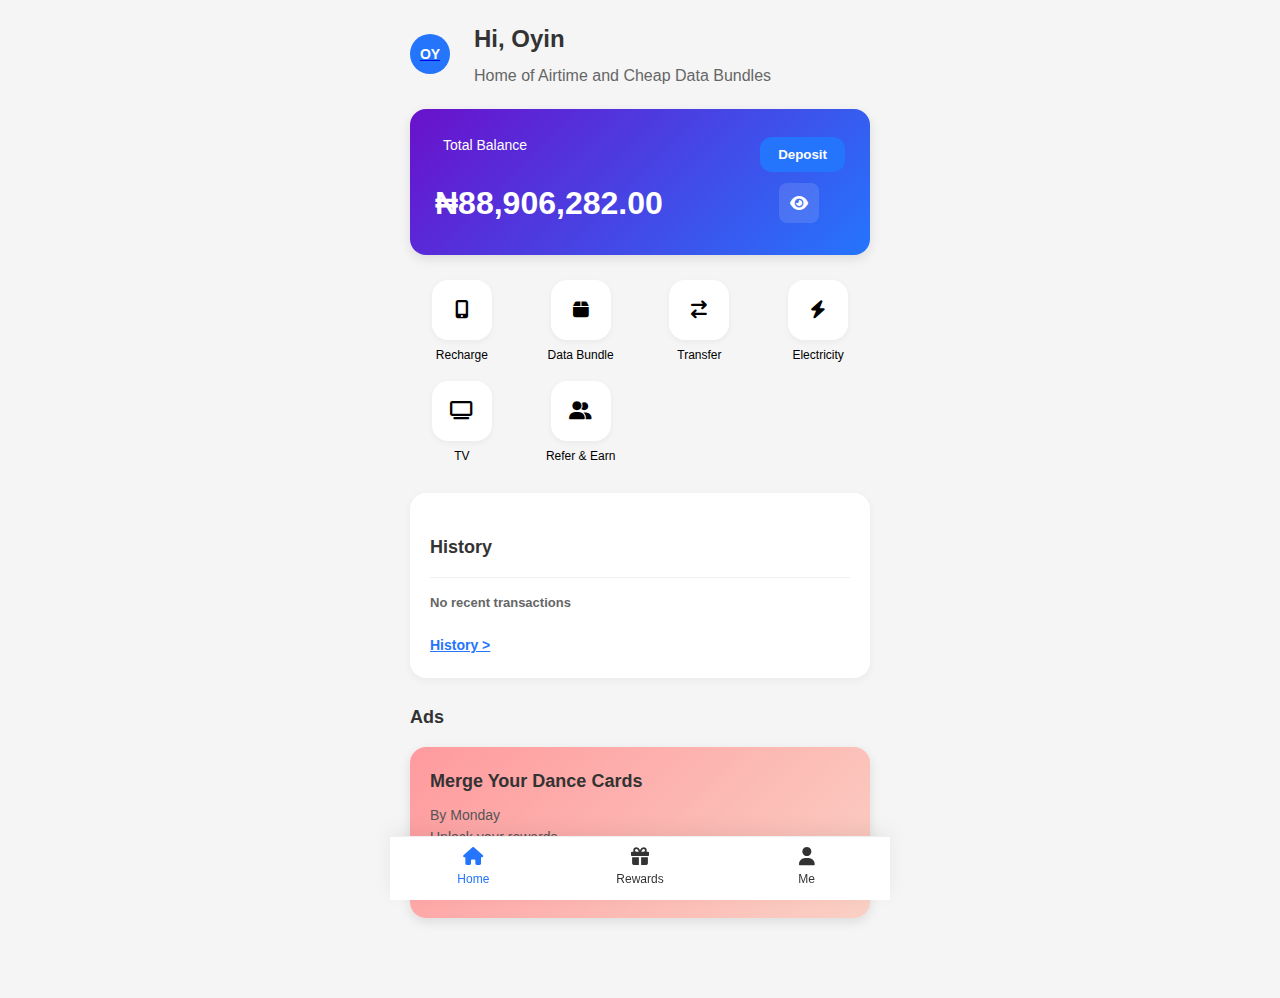
<file: app.html>
<!DOCTYPE html>
<html lang="en">
<head>
    <meta charset="UTF-8">
    <meta name="viewport" content="width=device-width, initial-scale=1.0">
    <title>WaLoad</title>
    <link rel="stylesheet" href="css/styles.css">
    <link rel="stylesheet" href="https://cdnjs.cloudflare.com/ajax/libs/font-awesome/6.4.0/css/all.min.css">
</head>
<body>
    <div class="header">
    <a href="features/profile.html"><div class="avatar-small" id="headerAvatar">OY</div></a>
        <div>
            <div class="greeting" id="headerGreeting">Hi, Oyin</div>
            <div class="subtitle">Home of Airtime and Cheap Data Bundles</div>
        </div>
    </div>
    
    <div class="balance-card">
        <div class="balance-label">
            <span>Total Balance</span>
        </div>
            <div class="balance-row">
                <div class="balance-amount" id="balanceAmount" data-amount="₦88,906,282.00" style="margin-top: 12px;">₦88,906,282.00</div>
                <ol>
                    <li> <button id="depositBtn" class="btn" style="margin-left: -19px; margin-top: -9px">Deposit</button> </li>
                    <br>
                    <li>
                        <button class="balance-toggle" id="balanceToggle" aria-pressed="false" aria-label="Hide balance" title="Hide balance" style="margin-top: -15px;">
                           <i class="fa-solid fa-eye" aria-hidden="true"></i>
                        </button>
                    </li>
                </ol>
                
                
            </div>
    </div>

    <div class="services-grid">
        <div class="service-item">
            <button class="service-btn" id="serviceRecharge" aria-label="Recharge">
                <div class="service-icon"><i class="fa-solid fa-mobile-screen-button" aria-hidden="true"></i></div>
                <div class="service-label">Recharge</div>
            </button>
        </div>
        <div class="service-item">
            <button class="service-btn" id="serviceData" aria-label="Buy data bundle">
                <div class="service-icon"><i class="fa-solid fa-box" aria-hidden="true"></i></div>
                <div class="service-label">Data Bundle</div>
            </button>
        </div>
        <div class="service-item">
            <button class="service-btn service-transfer" id="serviceTransfer" aria-label="Transfer money">
                <div class="service-icon"><i class="fa-solid fa-arrow-right-arrow-left" aria-hidden="true"></i></div>
                <div class="service-label">Transfer</div>
            </button>
        </div>
        <div class="service-item">
            <button class="service-btn" id="serviceElectricity" aria-label="Pay electricity">
                <div class="service-icon"><i class="fa-solid fa-bolt" aria-hidden="true"></i></div>
                <div class="service-label">Electricity</div>
            </button>
        </div>
        <div class="service-item">
            <button class="service-btn" id="serviceTV" aria-label="Pay TV subscription">
                <div class="service-icon"><i class="fa-solid fa-tv" aria-hidden="true"></i></div>
                <div class="service-label">TV</div>
            </button>
        </div>
        <div class="service-item">
            <button class="service-btn" id="serviceRefer" aria-label="Refer and earn">
                <div class="service-icon"><i class="fa-solid fa-user-group" aria-hidden="true"></i></div>
                <div class="service-label">Refer & Earn</div>
            </button>
        </div>
    </div>
    <div class="money-transfer">
        <div class="section-title">History</div>
        <div id="historyPreview">
            <div class="history-preview-list" aria-live="polite">
                <!-- Recent transactions will be injected here -->
            </div>
            <a href="features/history.html" class="history-link">History &gt;</a>
        </div>
    </div>
    
    <div class="section-title">Ads</div>
    <div class="promo-card">
        <div class="promo-title">Merge Your Dance Cards</div>
        <div class="promo-subtitle">By Monday<br>Unlock your rewards</div>
        <button class="promo-button">Join Now</button>
    </div>
    
    <!-- Fixed bottom navigation -->
    <nav class="bottom-nav" role="navigation" aria-label="Bottom Navigation">
        <a href="#" class="nav-btn active">
            <i class="fa-solid fa-house" aria-hidden="true"></i>
            <span>Home</span>
        </a>
        <!-- Finance button removed per request -->
        <a href="features/rewards.html" class="nav-btn">
            <i class="fa-solid fa-gift" aria-hidden="true"></i>
            <span>Rewards</span>
        </a>
        <a href="features/profile.html" class="nav-btn">
            <i class="fa-solid fa-user" aria-hidden="true"></i>
            <span>Me</span>
        </a>
    </nav>
    <!-- Transaction Modal -->
    <div class="modal-backdrop" id="transactionModalBackdrop" role="dialog" aria-hidden="true">
        <div class="modal" role="document" aria-labelledby="txTitle">
            <h3 id="txTitle">Deposit</h3>
            <div class="modal-row">
                <label for="txAmount" class="small">Amount (NGN)</label>
                <input id="txAmount" type="number" min="0" step="0.01" placeholder="0.00">
                <div id="txAmountReadonly" class="amount-readonly hidden" aria-hidden="true"></div>
            </div>
                <div class="modal-row hidden" id="txNetworkRow">
                    <label for="txNetwork" class="small">Network</label>
                    <select id="txNetwork">
                        <option value="">-- Select network --</option>
                        <option value="mtn">MTN</option>
                        <option value="glo">GLO</option>
                        <option value="airtel">Airtel</option>
                        <option value="9mobile">9mobile</option>
                    </select>
                </div>
                <div class="modal-row hidden" id="txRecipientRow">
                    <label for="txRecipient" class="small">Recipient (Phone or Account)</label>
                    <input id="txRecipient" type="text" placeholder="e.g. +2348010000000">
                </div>
                <div class="modal-row hidden" id="txBundleRow">
                    <label for="txBundle" class="small">Choose Bundle / Bouquet</label>
                    <select id="txBundle">
                        <option value="">-- Select --</option>
                        <!-- Options will be populated dynamically according to mode (data or tv) -->
                    </select>
                </div>
                <div class="modal-row" id="txErrorRow" style="display:none;">
                    <div id="txError" class="small" style="color:#c0392b;"></div>
                </div>
            <div class="modal-actions">
                <button id="txCancel" class="btn secondary">Cancel</button>
                <button id="txSubmit" class="btn">Submit</button>
            </div>
        </div>
    </div>

    <!-- Confirm modal for transactions -->
    <div class="modal-backdrop" id="confirmModalBackdrop" role="dialog" aria-hidden="true">
        <div class="modal" role="document" aria-labelledby="confirmTitle">
            <h3 id="confirmTitle">Confirm Transaction</h3>
            <div class="modal-row" id="confirmDetails"></div>
            <div class="modal-actions">
                <button id="confirmCancel" class="btn secondary">Cancel</button>
                <button id="confirmOk" class="btn">Confirm</button>
            </div>
        </div>
    </div>

    <!-- Referral modal -->
    <div class="modal-backdrop" id="referModalBackdrop" role="dialog" aria-hidden="true">
        <div class="modal" role="document" aria-labelledby="referTitle">
            <h3 id="referTitle">Refer & Earn</h3>
            <div class="modal-row">
                <p class="small">Share this referral code with friends — you both earn rewards.</p>
                <div style="display:flex;gap:8px;align-items:center;">
                    <div id="referCode" style="background:#f5f5f5;padding:8px 12px;border-radius:8px;font-weight:700;">WALOAD-XXXXXX</div>
                    <button id="copyRefer" class="btn">Copy</button>
                </div>
            </div>
            <div class="modal-actions">
                <button id="referClose" class="btn">Close</button>
            </div>
        </div>
    </div>

    <!-- Toast container -->
    <div id="toastContainer" aria-live="polite" style="position:fixed;right:16px;bottom:90px;z-index:3000;pointer-events:none;"></div>

    <script src="js/script.js"></script>
</body>
</html>
</file>
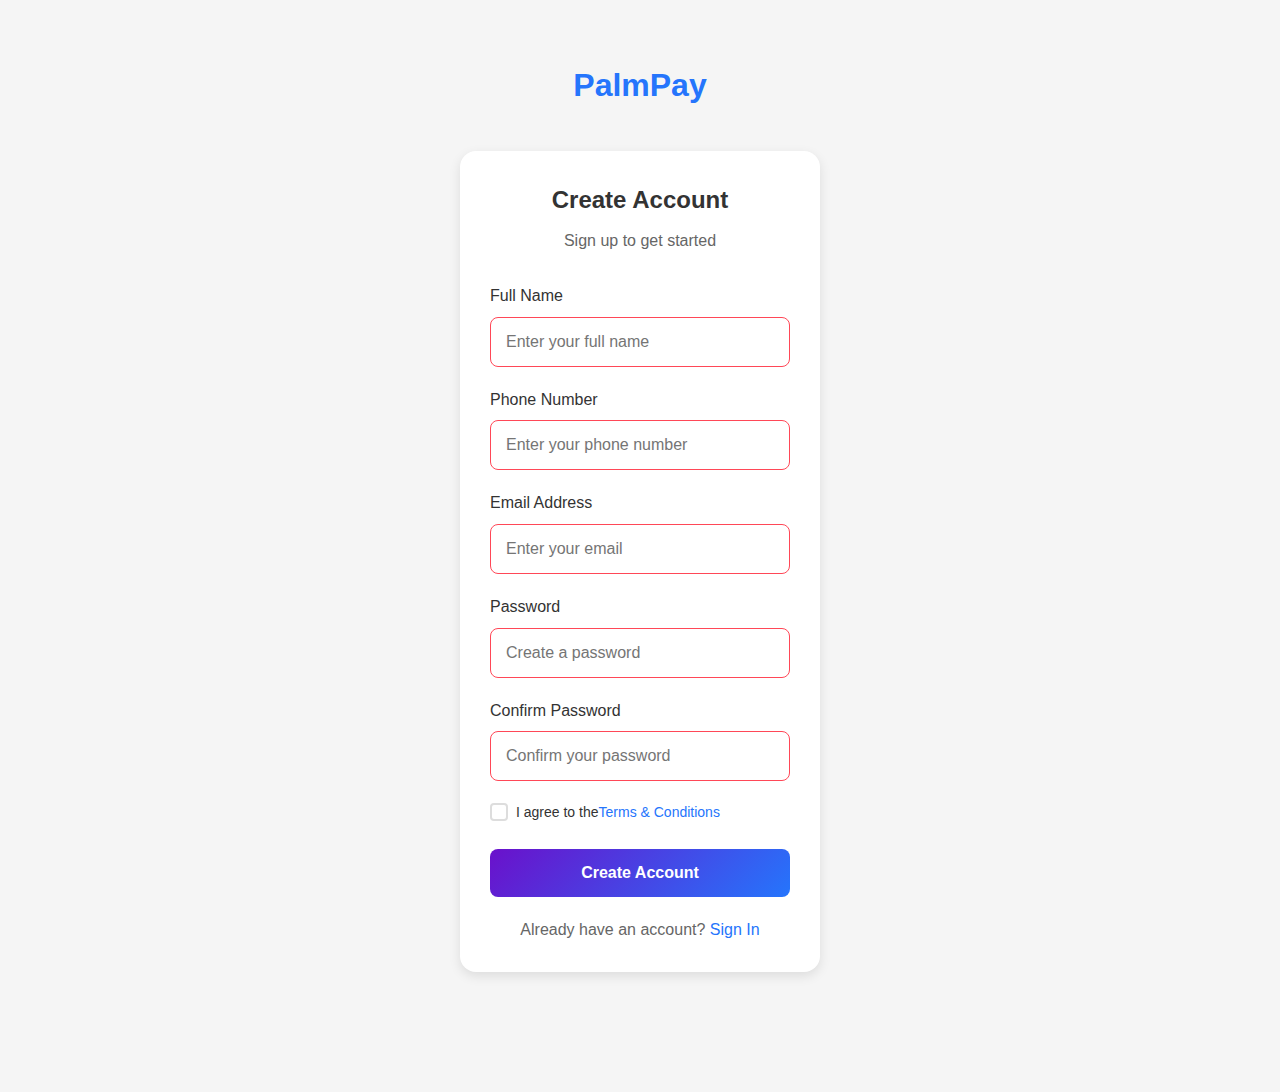
<file: register.html>
<!--This will be the register code spot-->
<!DOCTYPE html>
<html lang="en">
<head>
    <meta charset="UTF-8">
    <meta name="viewport" content="width=device-width, initial-scale=1.0">
    <title>PalmPay - Register</title>
    <link rel="stylesheet" href="css/styles.css">
</head>
<body>
    <div class="auth-container">
        <div class="logo">
            <h1>PalmPay</h1>
        </div>
        
        <div class="auth-card">
            <h2>Create Account</h2>
            <p class="auth-subtitle">Sign up to get started</p>
            
            <form class="auth-form">
                <div class="form-group">
                    <label for="fullname">Full Name</label>
                    <input type="text" id="fullname" placeholder="Enter your full name" required>
                </div>
                
                <div class="form-group">
                    <label for="phone">Phone Number</label>
                    <input type="tel" id="phone" placeholder="Enter your phone number" required>
                </div>
                
                <div class="form-group">
                    <label for="email">Email Address</label>
                    <input type="email" id="email" placeholder="Enter your email" required>
                </div>
                
                <div class="form-group">
                    <label for="password">Password</label>
                    <input type="password" id="password" placeholder="Create a password" required>
                </div>
                
                <div class="form-group">
                    <label for="confirm-password">Confirm Password</label>
                    <input type="password" id="confirm-password" placeholder="Confirm your password" required>
                </div>
                
                <div class="form-options">
                    <label class="checkbox">
                        <input type="checkbox" required>
                        <span class="checkmark"></span>
                        I agree to the <a href="#" class="inline-link">Terms & Conditions</a>
                    </label>
                </div>
                
                <button type="submit" class="auth-button">Create Account</button>
            </form>
            
            <div class="auth-footer">
                <p>Already have an account? <a href="index.html">Sign In</a></p>
            </div>
        </div>
    </div>
</body>
</html>
</file>
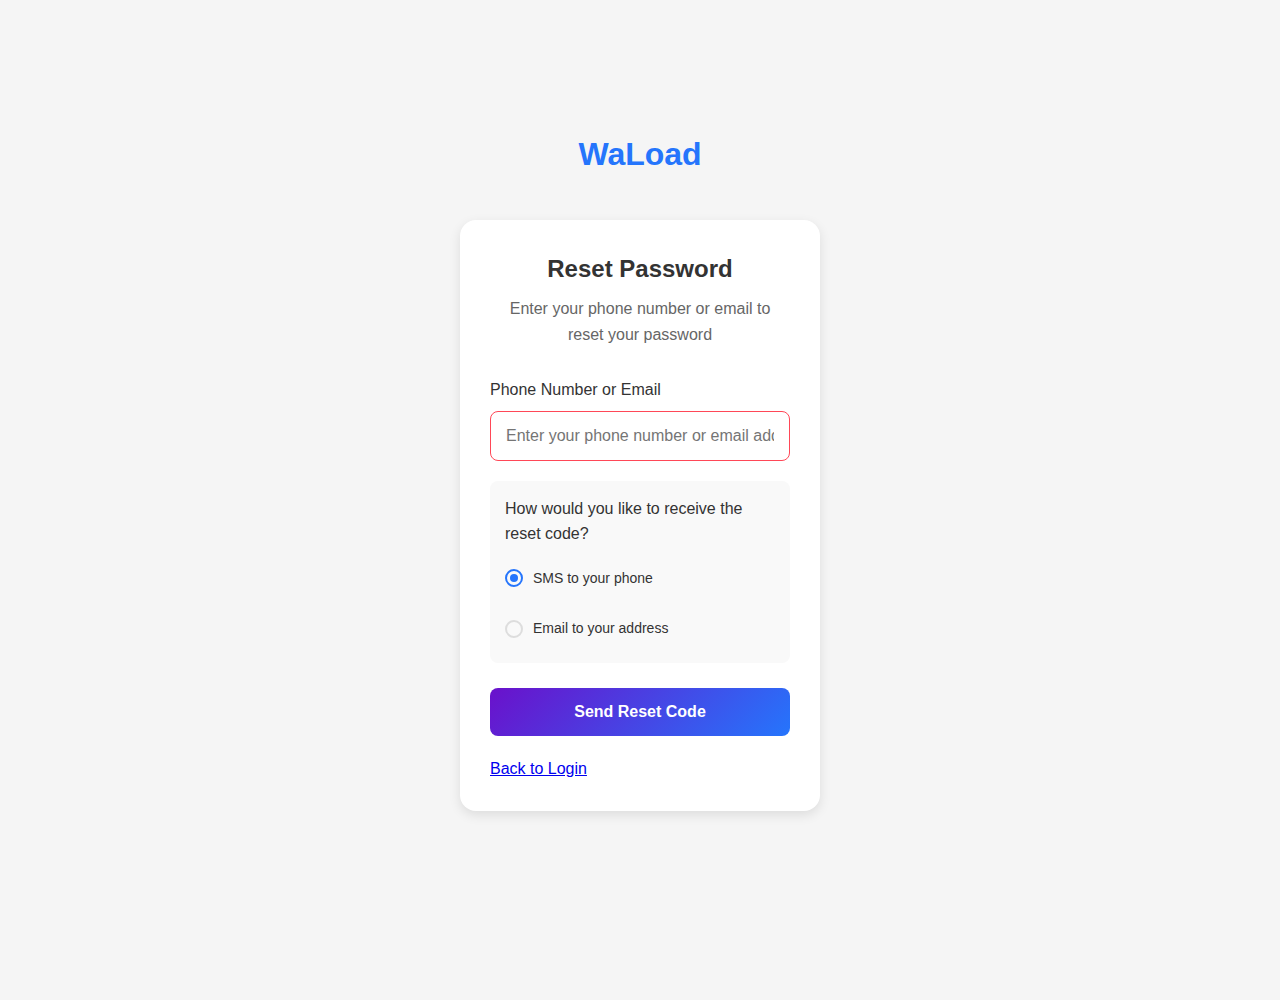
<file: features/forgot-password.html>
<!--Forgot password section-->
<!DOCTYPE html>
<html lang="en">
<head>
    <meta charset="UTF-8">
    <meta name="viewport" content="width=device-width, initial-scale=1.0">
    <title>WaLoad - Forgot Password</title>
    <link rel="stylesheet" href="../css/styles.css">
</head>
<body>
    <div class="auth-container">
        <div class="logo">
            <h1>WaLoad</h1>
        </div>
        
        <div class="auth-card">
            <h2>Reset Password</h2>
            <p class="auth-subtitle">Enter your phone number or email to reset your password</p>
            
            <form class="auth-form">
                <div class="form-group">
                    <label for="phone-or-email">Phone Number or Email</label>
                    <input type="text" id="phone-or-email" placeholder="Enter your phone number or email address" required>
                </div>
                
                <div class="method-selector">
                    <p class="method-label">How would you like to receive the reset code?</p>
                    <div class="method-options">
                        <label class="radio-option">
                            <input type="radio" name="method" value="sms" checked>
                            <span class="radio-checkmark"></span>
                            SMS to your phone
                        </label>
                        <label class="radio-option">
                            <input type="radio" name="method" value="email">
                            <span class="radio-checkmark"></span>
                            Email to your address
                        </label>
                    </div>
                </div>
                
                <button type="submit" class="auth-button">Send Reset Code</button>
            </form>
            
            <div class="back-to-login">
                <a href="../index.html" class="back-link">Back to Login</a>
            </div>
        </div>
    </div>
</body>
</html>
</file>
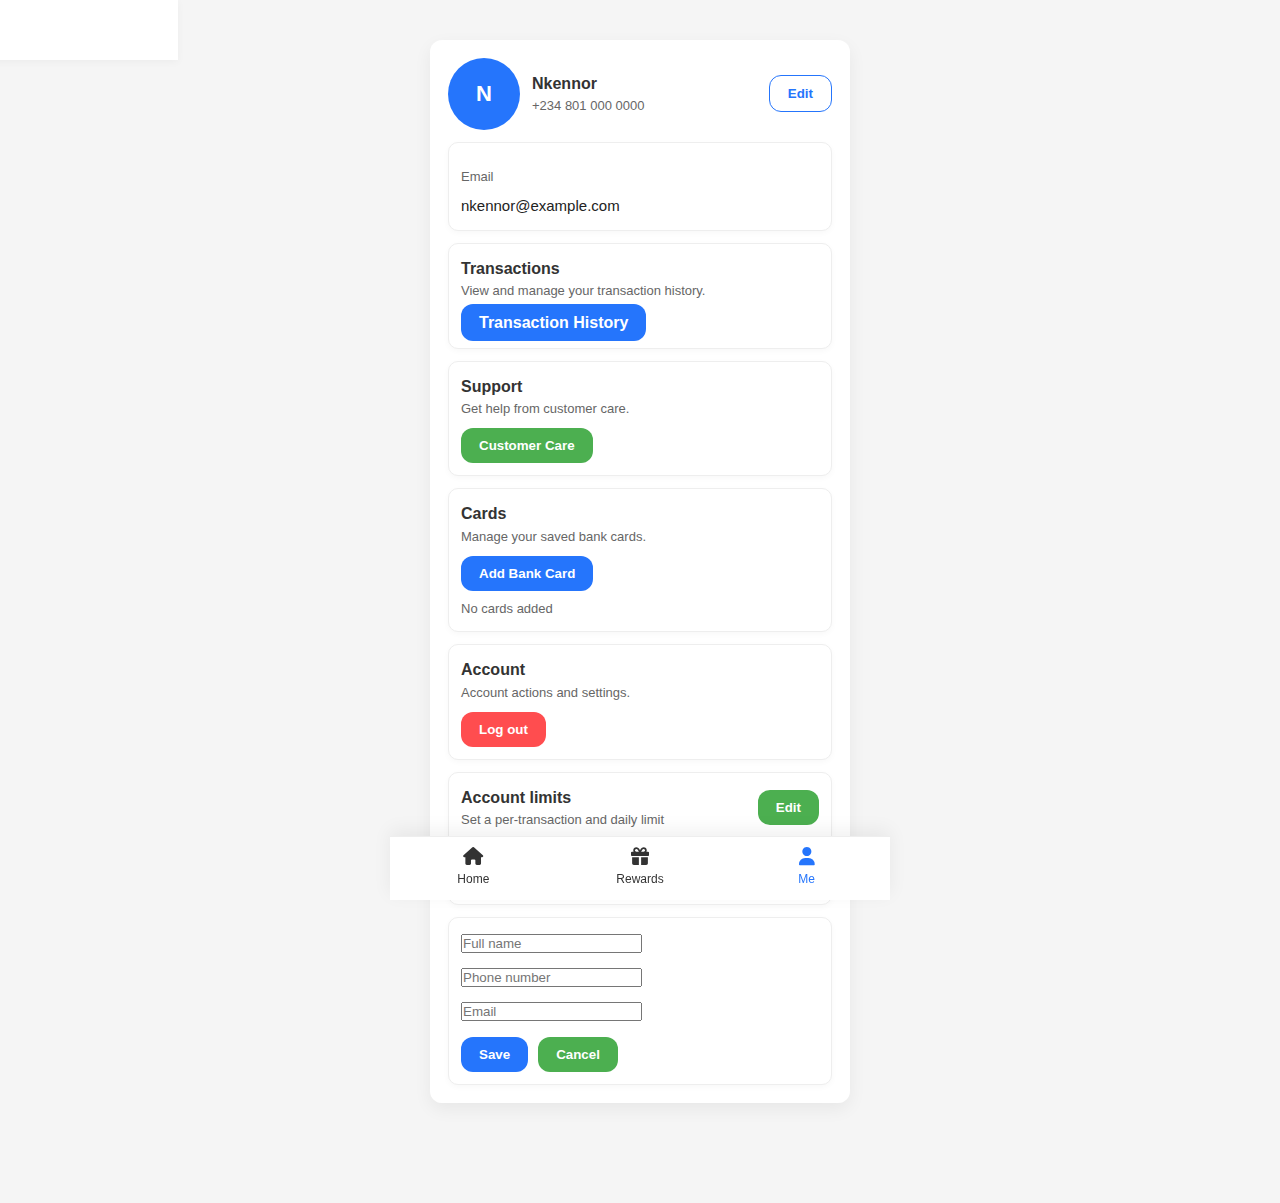
<file: features/profile.html>
<!DOCTYPE html>
<html lang="en">
<head>
    <meta charset="utf-8">
    <meta name="viewport" content="width=device-width, initial-scale=1">
    <title>Profile - vtu</title>
    <link rel="stylesheet" href="../css/styles.css">
    <link rel="stylesheet" href="https://cdnjs.cloudflare.com/ajax/libs/font-awesome/6.4.0/css/all.min.css">
</head>
<body>
    <div class="profile-container">
        <div class="history-header fixed-top">
            <a href="../index.html" class="nav-btn" aria-label="Back to home"><i class="fa-solid fa-arrow-left"></i></a>
            <h1 class="page-title">My Profile</h1>
        </div>

        <div style="height:var(--topbar-height)"></div>

        <div class="profile-card">
            <div class="profile-overview">
                <div class="profile-row">
                    <div>
                        <div class="avatar" id="avatar">NN</div>
                    </div>
                    <div class="flex-1">
                        <div class="row-between-centered">
                            <div>
                                <div class="strong" id="profileName">Nkennor</div>
                                <div class="small" id="profilePhone">+234 801 000 0000</div>
                            </div>
                            <div>
                                <button id="editBtn" class="btn outline-blue">Edit</button>
                            </div>
                        </div>
                    </div>
                </div>
            </div>

            <div class="profile-contact section">
                <div class="profile-field">
                    <label>Email</label>
                    <div class="value" id="profileEmail">nkennor@example.com</div>
                </div>
            </div>

            <div class="profile-transactions section" id="sectionTransactions">
                <div class="strong">Transactions</div>
                <div class="small">View and manage your transaction history.</div>
                <div style="margin-top:8px;"><a href="history.html" class="btn" id="historyLink">Transaction History</a></div>
            </div>

            <div class="profile-support section" id="sectionSupport">
                <div class="strong">Support</div>
                <div class="small">Get help from customer care.</div>
                <div style="margin-top:8px;"><button id="customerCare" class="btn secondary">Customer Care</button></div>
            </div>

            <div class="profile-cards section" id="sectionCards">
                <div class="strong">Cards</div>
                <div class="small">Manage your saved bank cards.</div>
                <div style="margin-top:8px;"><button id="addCardBtn" class="btn">Add Bank Card</button></div>
                <div class="card-list" id="cardList" style="margin-top:8px;"></div>
            </div>

            <div class="profile-account section" id="sectionAccount">
                <div class="strong">Account</div>
                <div class="small">Account actions and settings.</div>
                <div style="margin-top:8px;"><button id="logoutBtn" class="btn logout">Log out</button></div>
            </div>

            <div class="profile-limits section" id="limitsBox">
                <div class="row-between-centered">
                    <div>
                        <div class="strong">Account limits</div>
                        <div class="small">Set a per-transaction and daily limit</div>
                    </div>
                    <button id="editLimits" class="btn secondary">Edit</button>
                </div>
                <div id="limitsView">
                    <div>Per transaction limit: <strong id="limitPer">₦10,000.00</strong></div>
                    <div>Daily limit: <strong id="limitDaily">₦100,000.00</strong></div>
                </div>
                <div id="limitsEdit">
                    <input id="inputPer" class="limit-input" placeholder="Per transaction (NGN)">
                    <input id="inputDaily" class="limit-input" placeholder="Daily limit (NGN)">
                    <div class="limits-actions"><button id="saveLimits" class="btn">Save</button><button id="cancelLimits" class="btn secondary">Cancel</button></div>
                </div>
            </div>

            <div class="profile-edit section" id="editForm">
                <div class="mb-8"><input id="inputName" placeholder="Full name"></div>
                <div class="mb-8"><input id="inputPhone" placeholder="Phone number"></div>
                <div class="mb-8"><input id="inputEmail" placeholder="Email"></div>
                <div class="profile-actions">
                    <button id="saveProfile" class="btn">Save</button>
                    <button id="cancelProfile" class="btn secondary">Cancel</button>
                </div>
            </div>
        </div>

        <!-- Modals placed after the main card to avoid nesting and keep DOM organized -->
        <div class="modal-backdrop" id="cardModalBackdrop" role="dialog" aria-hidden="true">
            <div class="modal" role="document">
                <h3>Add Bank Card</h3>
                <div class="modal-row">
                    <label class="small">Card number</label>
                    <input id="cardNumber" type="text" inputmode="numeric" placeholder="1234 5678 9012 3456">
                </div>
                <div class="modal-row">
                    <label class="small">Brand</label>
                    <input id="cardBrand" type="text" placeholder="Visa / Mastercard">
                </div>
                <div class="modal-row">
                    <label class="small">Expiry (MM/YY)</label>
                    <input id="cardExp" type="text" placeholder="MM/YY">
                </div>
                <div class="modal-actions">
                    <button id="cardCancel" class="btn secondary">Cancel</button>
                    <button id="cardSave" class="btn">Add card</button>
                </div>
            </div>
        </div>

        <div class="modal-backdrop" id="careModalBackdrop" role="dialog" aria-hidden="true">
            <div class="modal" role="document">
                <h3>Customer Care</h3>
                <div class="modal-row small">Call: <a href="tel:+2348001234567">+234 800 123 4567</a></div>
                <div class="modal-row small">Email: <a href="mailto:support@vtu.example.com">support@vtu.example.com</a></div>
                <div class="modal-actions">
                    <button id="careClose" class="btn">Close</button>
                </div>
            </div>
        </div>

    

    <!-- bottom nav (same as main) -->
    <nav class="bottom-nav" role="navigation" aria-label="Bottom Navigation">
        <a href="../index.html" class="nav-btn">
            <i class="fa-solid fa-house" aria-hidden="true"></i>
            <span>Home</span>
        </a>
        <!-- Finance button removed per request -->
        <a href="rewards.html" class="nav-btn">
            <i class="fa-solid fa-gift" aria-hidden="true"></i>
            <span>Rewards</span>
        </a>
        <a href="profile.html" class="nav-btn active">
            <i class="fa-solid fa-user" aria-hidden="true"></i>
            <span>Me</span>
        </a>
    </nav>

    <script src="../js/script.js"></script>
</body>
</html>
</file>
<file: css/styles.css>
/* Extracted styles from index.html */
:root{
    --app-max-width: 500px;
    --bottom-nav-height: 64px;
}

* {
    margin: 0;
    padding: 0;
    box-sizing: border-box;
:root{
    /* Targeting iPhone 14 Pro Max viewport width (CSS pixels) */
    --app-max-width: 430px;
    --bottom-nav-height: 64px;
    --topbar-height: 72px;
}
    font-family: -apple-system, BlinkMacSystemFont, 'Segoe UI', Roboto, Oxygen, Ubuntu, Cantarell, sans-serif;
.fixed-top {
    position: fixed;
    top: 0;
    left: 50%;
    transform: translateX(-50%);
    width: var(--app-max-width);
    max-width: 100%;
    z-index: 1000;
    background: #fff;
    box-shadow: 0 2px 8px rgba(0,0,0,0.04);
}
}

body {
    background-color: #f5f5f5;
    color: #333;
    line-height: 1.6;
    padding: 20px;
    /* space for the fixed bottom navigation */
    padding-bottom: calc(var(--bottom-nav-height) + 16px);
    max-width: var(--app-max-width);

/* Year view: grid of months */
.year-grid { display:grid; grid-template-columns: repeat(3, 1fr); gap:12px; margin-top:8px; }
.month-card { background:#fff; border-radius:10px; padding:8px; border:1px solid #f0f0f0; box-shadow:0 2px 6px rgba(0,0,0,0.03); }
.month-title { text-align:center; font-size:12px; font-weight:600; margin-bottom:6px; }
.month-grid { display:grid; grid-template-columns: repeat(7, 1fr); gap:4px; }
.month-small-day { font-size:11px; color:#666; text-align:center; }

@media (max-width: 420px) {
    .year-grid { grid-template-columns: repeat(3, 1fr); gap:8px; }
    .calendar-day { padding:6px 4px; font-size:12px; }
}
    margin: 0 auto;
}

.header {
    margin-bottom: 20px;
}

.greeting {
    font-size: 24px;
    font-weight: 600;
    margin-bottom: 5px;
}

.subtitle {
    color: #666;
    font-size: 16px;
}

.balance-card {
    background: linear-gradient(135deg, #6a11cb 0%, #2575fc 100%);
    color: white;
    border-radius: 16px;
    padding: 25px;
    margin-bottom: 25px;
    box-shadow: 0 4px 12px rgba(0, 0, 0, 0.1);
}

.balance-label {
    font-size: 14px;
    display: flex;
    align-items: center;
    margin-bottom: 10px;
}

.balance-label span {
    margin-left: 8px;
}

.balance-amount {
    font-size: 32px;
    font-weight: 700;
}

.balance-row {
    display: flex;
    align-items: center;
    justify-content: space-between;
    gap: 12px;
}

.balance-toggle {
    background: rgba(255,255,255,0.12);
    border: none;
    color: white;
    width: 40px;
    height: 40px;
    border-radius: 8px;
    display: flex;
    align-items: center;
    justify-content: center;
    cursor: pointer;
}

.balance-toggle i { font-size: 16px; }

.balance-toggle:focus {
    outline: 2px solid rgba(255,255,255,0.28);
    outline-offset: 2px;
}

.section-title {
    font-size: 18px;
    font-weight: 600;
    margin: 20px 0 15px;
}

.money-transfer {
    background-color: white;
    border-radius: 16px;
    padding: 20px;
    margin-bottom: 25px;
    box-shadow: 0 2px 8px rgba(0, 0, 0, 0.05);
}

.transfer-options {
    display: flex;
    justify-content: space-between;
    margin-bottom: 20px;
}

.transfer-option {
    text-align: center;
    flex: 1;
    padding: 10px;
}

.option-icon {
    width: 50px;
    height: 50px;
    background-color: #f0f0f0;
    border-radius: 12px;
    margin: 0 auto 8px;
    display: flex;
    align-items: center;
    justify-content: center;
    font-weight: bold;
}

.option-label {
    font-size: 14px;
}

.transaction-history {
    display: flex;
    align-items: center;
    justify-content: space-between;
    padding: 15px 0;
    border-top: 1px solid #f0f0f0;
}

.transaction-details {
    flex: 1;
}

.transaction-name {
    font-weight: 600;
    margin-bottom: 4px;
}

.transaction-amount {
    color: #4CAF50;
    font-weight: 600;
    font-size: 18px;
}

.transaction-date {
    color: #888;
    font-size: 14px;
}

.history-link {
    color: #2575fc;
    font-weight: 600;
    font-size: 14px;
}

.services-grid {
    display: grid;
    grid-template-columns: repeat(3, 1fr);
    gap: 14px;
    margin-bottom: 25px;
}

@media (min-width: 680px) {
    .services-grid { grid-template-columns: repeat(4, 1fr); gap:15px; }
}

.service-item {
    text-align: center;
}

.service-icon {
    width: 60px;
    height: 60px;
    background-color: white;
    border-radius: 16px;
    margin: 0 auto 8px;
    display: flex;
    align-items: center;
    justify-content: center;
    box-shadow: 0 2px 6px rgba(0, 0, 0, 0.05);
    font-weight: bold;
    font-size: 18px;
}

.service-label {
    font-size: 12px;
}

/* Reset and style service buttons to remove default borders that show as thin lines */
.service-btn { background: transparent; border: none; padding: 0; width:100%; text-align:center; cursor: pointer; }
.service-btn:focus { outline: 2px solid rgba(37,117,252,0.18); outline-offset: 2px; border-radius: 8px; }
.service-icon { border: none; }

/* Expanded 'more' options */
.more-options { display: none; grid-template-columns: repeat(4, 1fr); gap: 15px; margin-top: 12px; }
.more-options.show { display: grid; }
.service-more { background: transparent; border: none; padding: 0; width:100%; text-align: inherit; cursor: pointer; }
.service-more:focus { outline: 2px solid rgba(37,117,252,0.25); outline-offset: 2px; border-radius: 8px; }

/* Make the TV tile take the majority of the row and place Refer & Earn next to it */
.more-tv { grid-column: span 3; }
.more-tv .service-icon { height: 110px; border-radius: 12px; display:flex; align-items:center; justify-content:center; font-size:20px; }
.more-refer { grid-column: span 1; align-self: start; }

/* Responsive fallback: on very narrow screens, stack them 2/2 so layout stays balanced */
@media (max-width: 420px) {
    .more-options { grid-template-columns: repeat(4, 1fr); }
    .more-tv { grid-column: span 2; }
    .more-refer { grid-column: span 2; }
    .more-tv .service-icon { height: 88px; }
}

.promo-card {
    background: linear-gradient(135deg, #ff9a9e 0%, #fad0c4 100%);
    border-radius: 16px;
    padding: 20px;
    box-shadow: 0 4px 12px rgba(0, 0, 0, 0.1);
}

.promo-title {
    font-size: 18px;
    font-weight: 600;
    margin-bottom: 8px;
}

.promo-subtitle {
    font-size: 14px;
    margin-bottom: 15px;
    color: #555;
}

.promo-button {
    background-color: #333;
    color: white;
    border: none;
    padding: 10px 20px;
    border-radius: 20px;
    font-weight: 600;
    cursor: pointer;
}

/* Action buttons for deposit/withdraw */
.action-buttons { display:flex; gap:12px; justify-content:center; }
.btn {
    background: #2575fc;
    color: white;
    border: none;
    padding: 10px 18px;
    border-radius: 12px;
    font-weight: 600;
    cursor: pointer;
    text-decoration-line: none;
}
.btn:focus { outline: 2px solid rgba(37,117,252,0.25); outline-offset: 2px; }
.btn.secondary { background: #4CAF50; }

/* Bottom navigation */
.bottom-nav {
    position: fixed;
    left: 0;
    right: 0;
    bottom: 0;
    height: var(--bottom-nav-height);
    background: #ffffff;
    border-top: 1px solid #eee;
    display: flex;
    justify-content: space-around;
    align-items: center;
    box-shadow: 0 -6px 18px rgba(0,0,0,0.06);
    z-index: 1000;
}

.nav-btn {
    display: flex;
    flex-direction: column;
    align-items: center;
    justify-content: center;
    text-decoration: none;
    color: #333;
    font-size: 12px;
    flex: 1 1 0;
    max-width: 140px;
}

ol{
    list-style-type: none;
    margin-top: -32px;
}

.nav-btn i {
    font-size: 18px;
    margin-bottom: 4px;
}

/* Active state example */
.nav-btn.active {
    color: #2575fc;
}

@media (min-width: 600px) {
    .bottom-nav { max-width: var(--app-max-width); margin: 0 auto; left: 0; right: 0; }
}

/* Calendar styles for rewards page (month view) */
.checkin-calendar { margin-top:8px; }
.calendar-wrapper { background:transparent; }
.month-header { display:flex; align-items:center; justify-content:space-between; gap:8px; margin-bottom:8px; }
.month-title { font-size:16px; font-weight:700; color:var(--accent, #2575fc); }
.calendar-grid { display:grid; grid-template-columns: repeat(7, 1fr); gap:6px; }
.calendar-head { font-size:11px; color:#777; text-align:center; }
.calendar-day { background:#fff; border-radius:8px; padding:10px 6px; text-align:center; border:1px solid #f0f0f0; cursor:pointer; transition:all 120ms ease; }
.calendar-day:hover { transform: translateY(-2px); box-shadow: 0 6px 14px rgba(37,117,252,0.06); }
.calendar-day.empty { background:transparent; border:none; cursor:default; box-shadow:none; }
.calendar-day.today { background:var(--accent, #2575fc); color:#fff; border-color:var(--accent, #2575fc); }
.calendar-day.checked { background: linear-gradient(135deg, #eaf7ef 0%, #dff3e6 100%); border-color:#bde6c1; color:#1b7b3a; }
.calendar-day:disabled { opacity:0.6; cursor:not-allowed; }

/* Spacing for sections in profile page */
.section { margin-top:12px; padding:12px; background:#fff; border-radius:10px; border:1px solid #eee; box-shadow:0 2px 6px rgba(0,0,0,0.03); }

/* small avatar used in header */
.avatar-small {
    width:40px; height:40px; border-radius:50%; background:#2575fc; color:#fff; display:flex; align-items:center; justify-content:center; font-weight:700; font-size:14px; margin-right:12px;
}

/* Modal base */
.modal-backdrop { position: fixed; left:0; top:0; right:0; bottom:0; background: rgba(0,0,0,0.35); display:none; align-items:center; justify-content:center; z-index:2000; }
.modal { background: #fff; border-radius:12px; padding:16px; width:calc(100% - 40px); max-width:420px; box-shadow:0 12px 30px rgba(0,0,0,0.12); }
.modal h3 { margin:0 0 8px; font-size:18px; }
.modal .modal-row { margin-bottom:10px; }
.modal .modal-actions { display:flex; gap:8px; justify-content:flex-end; margin-top:12px; }
.modal input[type="text"], .modal input[type="number"], .modal input[type="email"] { width:100%; padding:8px 10px; border-radius:8px; border:1px solid #ddd; }
.modal .btn { padding:8px 12px; }
.modal-backdrop.show { display:flex; }

/* Select inside modal */
.modal select { width:100%; padding:8px 10px; border-radius:8px; border:1px solid #ddd; background:#fff; }

/* Toasts */
.toast { pointer-events:auto; background:#333; color:#fff; padding:10px 14px; border-radius:8px; margin-top:8px; box-shadow:0 6px 16px rgba(0,0,0,0.12); min-width:220px; }
.toast.success { background: #2ecc71; }
.toast.error { background: #e74c3c; }
.toast .toast-close { background:transparent; border:none; color:inherit; font-weight:700; margin-left:8px; cursor:pointer; }

/* Toast animations */
.toast { animation: toast-in 280ms ease-out; }
@keyframes toast-in { from { transform: translateY(8px); opacity:0; } to { transform: translateY(0); opacity:1; } }

/* Disabled input style for auto-filled amount */
.input-disabled { background:#f3f4f6; color:#555; }

/* Page-specific styles moved from features/profile.html */
.profile-container { padding: 20px; max-width: var(--app-max-width); margin: 0 auto; }
.profile-card { background: linear-gradient(135deg,#fff 0%,#fff); border-radius:12px; padding:18px; box-shadow:0 6px 18px rgba(0,0,0,0.06); }
.avatar { width:72px; height:72px; border-radius:50%; background:#2575fc; color:white; display:flex; align-items:center; justify-content:center; font-weight:700; font-size:22px; }
.profile-row { display:flex; gap:12px; align-items:center; }
.profile-field { margin-top:12px; }
.profile-field label { display:block; font-size:13px; color:#666; margin-bottom:6px; }
.profile-field .value { font-size:15px; color:#222; }
.edit-form { display:none; margin-top:12px; }
.edit-form input { width:100%; padding:8px 10px; border-radius:8px; border:1px solid #ddd; }
.profile-actions { margin-top:14px; display:flex; gap:10px; }
.profile-controls { display:flex; gap:10px; margin-top:14px; flex-wrap:wrap; }
.card-list { margin-top:12px; }
.card-item { padding:10px; border-radius:8px; background:#fafafa; border:1px solid #eee; margin-bottom:8px; display:flex; justify-content:space-between; align-items:center; }
.limits { margin-top:12px; padding:10px; background:#fafafa; border-radius:8px; border:1px solid #eee; }
.small { font-size:13px; color:#666;}

/* Profile sections in profile page */
.profile-section { margin-top:14px; padding:12px; background:#fff; border-radius:10px; border:1px solid #eee; box-shadow:0 2px 6px rgba(0,0,0,0.03); }
.profile-section .strong { display:block; margin-bottom:6px; }

/* Mobile responsiveness tweaks */
@media (max-width: 480px) {
    body { padding: 12px; }
    .header { gap:8px; }
    .avatar-small { width:34px; height:34px; font-size:12px; }
    .greeting { font-size:20px; }
    .subtitle { font-size:14px; }
    .balance-card { padding:16px; border-radius:12px; }
    .balance-amount { font-size:24px; }
    .services-grid { grid-template-columns: repeat(3, 1fr); gap:10px; }
    .service-icon { width:48px; height:48px; font-size:16px; }
    .service-label { font-size:11px; }
    .promo-card { padding:14px; }
    .profile-container { padding: 12px; }
    .profile-card { padding:14px; border-radius:12px; }
    .profile-row { display:flex; flex-direction:column; gap:12px; align-items:flex-start; }
    .avatar { width:64px; height:64px; font-size:18px; }
    .profile-section { padding:10px; }
    .profile-section .btn { width:100%; display:block; }
    .card-item { flex-direction:column; align-items:flex-start; gap:8px; }
    .modal { width: calc(100% - 32px); max-width:420px; }
    .modal .modal-actions { flex-direction:column-reverse; gap:8px; }
    .modal .modal-actions .btn { width:100%; }
    #toastContainer { right: 10px; left: 10px; }
}

@media (max-width: 360px) {
    .services-grid { grid-template-columns: repeat(3,1fr); gap:8px; }
    .service-icon { width:46px; height:46px; }
}

/* Utility helpers */
.hidden { display: none !important; }

/* History page tweaks moved from features/history.html */
.history-container { padding: 20px; max-width: var(--app-max-width); margin: 0 auto; }
.history-header { display:flex; align-items:center; gap:12px; margin-bottom:18px; margin-left: -72px; }
.history-header { padding: 8px 12px; box-sizing: border-box; }
.history-header .nav-btn { width:44px; height:44px; display:flex; align-items:center; justify-content:center; border-radius:8px; text-decoration:none; color:inherit; }
.history-list { background: #fff; border-radius: 12px; padding: 12px; box-shadow: 0 2px 6px rgba(0,0,0,0.04); }

/* Utilities and fixes to replace inline styles */
.header { display:flex; align-items:center; gap:12px; }
.action-buttons { margin:16px 0 24px; }
.fixed-top { position: fixed; top: 0; left: 0; right: 0; z-index: 1000; background: #fff; }
.page-title { font-size:20px; margin:0; }
.flex-1 { flex: 1; }
.row-between-centered { display:flex; align-items:center; justify-content:space-between; }
.strong { font-weight: 600; }
.btn.outline-blue { background:#fff; color:#2575fc; border:1px solid #2575fc; }
.btn.logout { background:#ff4d4f; border-color:#ff4d4f; }
#limitsView { margin-top:10px; }
#limitsEdit { display:none; margin-top:10px; }
.limit-input { margin-bottom:8px; padding:8px; width:100%; border-radius:8px; border:1px solid #ddd; }
.limits-actions { display:flex; gap:8px; }
.mb-8 { margin-bottom:8px; }


/* Auth Pages Styles */
.auth-container {
    max-width: 400px;
    margin: 0 auto;
    padding: 40px 20px;
    min-height: 100vh;
    display: flex;
    flex-direction: column;
    justify-content: center;
}

.logo {
    text-align: center;
    margin-bottom: 40px;
}

.logo h1 {
    color: #2575fc;
    font-size: 32px;
    font-weight: 700;
}

.auth-card {
    background-color: white;
    border-radius: 16px;
    padding: 30px;
    box-shadow: 0 4px 12px rgba(0, 0, 0, 0.1);
}

.auth-card h2 {
    font-size: 24px;
    font-weight: 600;
    margin-bottom: 8px;
    text-align: center;
}

.auth-subtitle {
    color: #666;
    text-align: center;
    margin-bottom: 30px;
}

.auth-form {
    margin-bottom: 20px;
}

.form-group {
    margin-bottom: 20px;
}

.form-group label {
    display: block;
    margin-bottom: 8px;
    font-weight: 500;
}

.form-group input {
    width: 100%;
    padding: 15px;
    border: 1px solid #ddd;
    border-radius: 8px;
    font-size: 16px;
    transition: border-color 0.3s;
}

.form-group input:focus {
    outline: none;
    border-color: #2575fc;
}

.form-options {
    display: flex;
    justify-content: space-between;
    align-items: center;
    margin-bottom: 25px;
}

.checkbox {
    display: flex;
    align-items: center;
    cursor: pointer;
    font-size: 14px;
}

.checkbox input {
    display: none;
}

.checkmark {
    width: 18px;
    height: 18px;
    border: 2px solid #ddd;
    border-radius: 4px;
    margin-right: 8px;
    display: flex;
    align-items: center;
    justify-content: center;
    transition: all 0.3s;
}

.checkbox input:checked + .checkmark {
    background-color: #2575fc;
    border-color: #2575fc;
}

.checkbox input:checked + .checkmark:after {
    content: "✓";
    color: white;
    font-size: 12px;
}

.forgot-password {
    color: #2575fc;
    text-decoration: none;
    font-size: 14px;
}

.auth-button {
    width: 100%;
    background: linear-gradient(135deg, #6a11cb 0%, #2575fc 100%);
    color: white;
    border: none;
    padding: 15px;
    border-radius: 8px;
    font-size: 16px;
    font-weight: 600;
    cursor: pointer;
    transition: opacity 0.3s;
}

.auth-button:hover {
    opacity: 0.9;
}

.auth-footer {
    text-align: center;
    color: #666;
}

.auth-footer a {
    color: #2575fc;
    text-decoration: none;
    font-weight: 500;
}

/* Additional styles for registration page */
.inline-link {
    color: #2575fc;
    text-decoration: none;
}

.inline-link:hover {
    text-decoration: underline;
}

/* Password strength indicator */
.password-strength {
    margin-top: 5px;
    height: 4px;
    border-radius: 2px;
    background-color: #eee;
    overflow: hidden;
}

.strength-bar {
    height: 100%;
    width: 0%;
    transition: width 0.3s, background-color 0.3s;
}

/* Form validation styles */
.form-group input:invalid {
    border-color: #ff4757;
}

.form-group input:valid {
    border-color: #2ed573;
}

/* Responsive adjustments */
@media (max-width: 480px) {
    .auth-container {
        padding: 20px 15px;
    }
    
    .auth-card {
        padding: 20px;
    }
}

/* Forgot Password with method selection */
.method-selector {
    margin-bottom: 25px;
    padding: 15px;
    background-color: #f9f9f9;
    border-radius: 8px;
}

.method-label {
    font-weight: 500;
    margin-bottom: 12px;
    color: #333;
}

.method-options {
    display: flex;
    flex-direction: column;
    gap: 12px;
}

.radio-option {
    display: flex;
    align-items: center;
    cursor: pointer;
    font-size: 14px;
    padding: 8px 0;
}

.radio-option input {
    display: none;
}

.radio-checkmark {
    width: 18px;
    height: 18px;
    border: 2px solid #ddd;
    border-radius: 50%;
    margin-right: 10px;
    display: flex;
    align-items: center;
    justify-content: center;
    transition: all 0.3s;
}

.radio-option input:checked + .radio-checkmark {
    border-color: #2575fc;
}

.radio-option input:checked + .radio-checkmark:after {
    content: "";
    width: 8px;
    height: 8px;
    background-color: #2575fc;
    border-radius: 50%;
}

/* Verification code page styles */
.code-instructions {
    text-align: center;
    margin-bottom: 20px;
    color: #666;
    font-size: 14px;
}

.code-inputs {
    display: flex;
    justify-content: space-between;
    margin-bottom: 25px;
    gap: 10px;
}

.code-input {
    flex: 1;
    height: 50px;
    text-align: center;
    font-size: 18px;
    font-weight: 600;
    border: 1px solid #ddd;
    border-radius: 8px;
    background-color: #f9f9f9;
}

.code-input:focus {
    outline: none;
    border-color: #2575fc;
    background-color: white;
}

.resend-code {
    text-align: center;
    margin-top: 20px;
    color: #666;
    font-size: 14px;
}

.resend-link {
    color: #2575fc;
    text-decoration: none;
    font-weight: 500;
}

.resend-link:hover {
    text-decoration: underline;
}

.resend-link.disabled {
    color: #999;
    pointer-events: none;
}

.timer {
    color: #ff4757;
    font-weight: 500;
}

/* Success message */
.success-message {
    text-align: center;
    color: #2ed573;
    margin-bottom: 20px;
    font-weight: 500;
}
</file>
